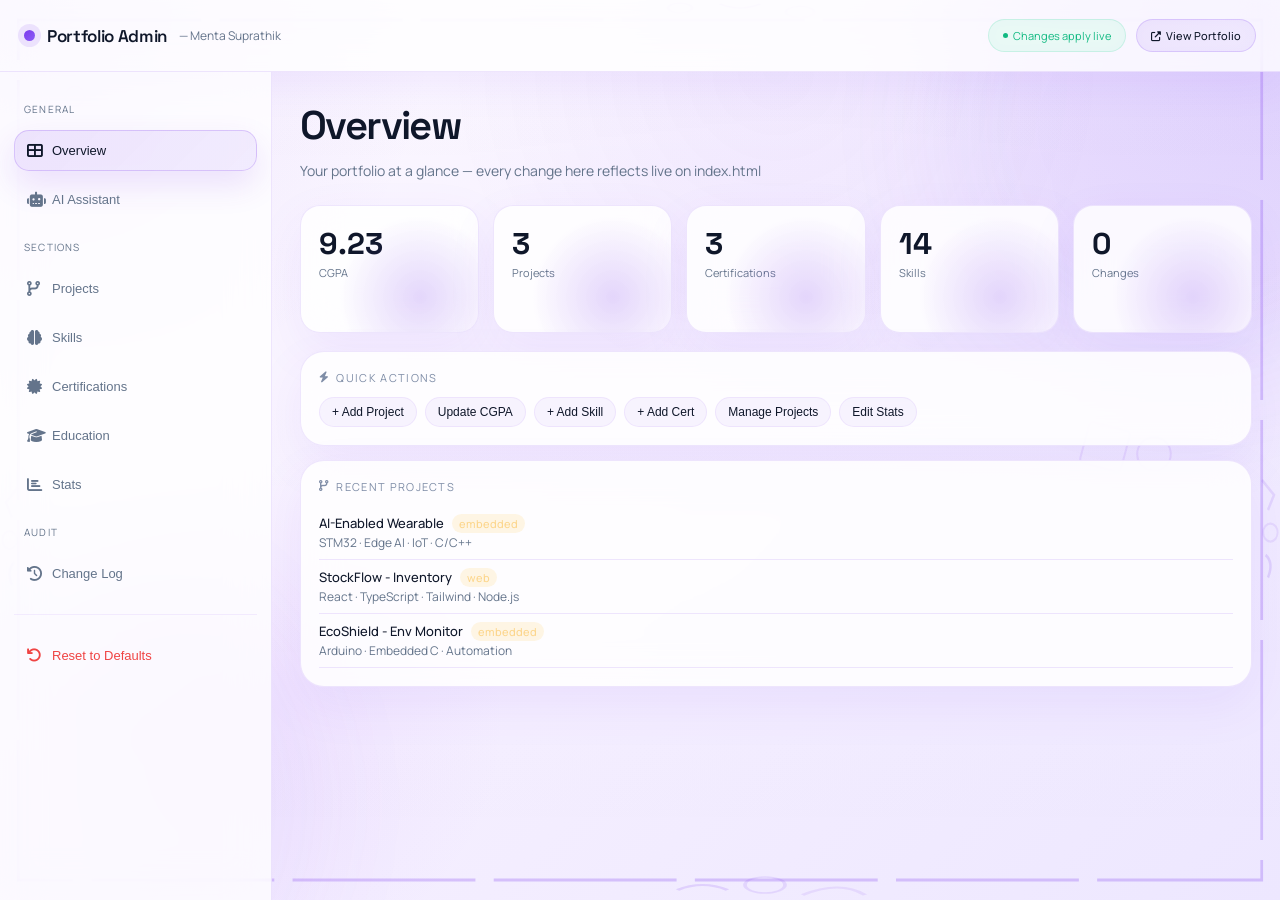
<file: admin.html>
<!DOCTYPE html>
<html lang="en">
<head>
<meta charset="UTF-8">
<meta name="viewport" content="width=device-width, initial-scale=1.0">
<title>Portfolio Admin — Menta Suprathik</title>
<link rel="stylesheet" href="https://cdnjs.cloudflare.com/ajax/libs/font-awesome/6.4.0/css/all.min.css">
<link rel="preconnect" href="https://fonts.googleapis.com">
<link rel="preconnect" href="https://fonts.gstatic.com" crossorigin>
<link href="https://fonts.googleapis.com/css2?family=Manrope:wght@400;500;600;700;800&family=Space+Grotesk:wght@500;600;700&display=swap" rel="stylesheet">
<script src="portfolio-data.js"></script>
<script>
  (function () {
    const savedTheme = localStorage.getItem('theme');
    const prefersDark = window.matchMedia && window.matchMedia('(prefers-color-scheme: dark)').matches;
    const shouldBeDark = savedTheme === 'dark' || (!savedTheme && prefersDark);
    document.documentElement.classList.toggle('dark', shouldBeDark);
    if (shouldBeDark) {
      document.documentElement.setAttribute('data-theme', 'dark');
    }
  })();
</script>
<style>
*, *::before, *::after { box-sizing: border-box; margin: 0; padding: 0; }
:root {
  --bg:      #0d0d10;
  --bg2:     #15151a;
  --bg3:     #1e1e26;
  --bg4:     #252530;
  --border:  rgba(255,255,255,0.07);
  --border2: rgba(255,255,255,0.12);
  --accent:  #7c6af7;
  --accent2: #a89cff;
  --accent3: rgba(124,106,247,0.15);
  --text:    #eeedf6;
  --muted:   #888799;
  --ok:      #4caf7d;
  --warn:    #e4a23a;
  --danger:  #e05353;
  --r:       10px;
  --rl:      14px;
}
body { background:var(--admin-bg); color:var(--text); font-family:'Segoe UI',system-ui,sans-serif; min-height:100vh; }

/* ── Layout ── */
.shell   { display:flex; flex-direction:column; min-height:100vh; }
.topbar  { height:54px; display:flex; align-items:center; justify-content:space-between;
           padding:0 20px; background:var(--bg2); border-bottom:1px solid var(--border); flex-shrink:0; }
.tb-left { display:flex; align-items:center; gap:10px; }
.dot     { width:9px; height:9px; border-radius:50%; background:var(--accent);
           box-shadow:0 0 7px var(--accent); }
.tb-title{ font-size:15px; font-weight:600; }
.tb-sub  { font-size:12px; color:var(--muted); }
.tb-right{ display:flex; align-items:center; gap:10px; }
.pill    { display:flex; align-items:center; gap:5px; font-size:11px; padding:4px 10px;
           border-radius:20px; }
.pill-ok { background:rgba(76,175,125,.1); border:1px solid rgba(76,175,125,.2); color:var(--ok); }
.pill-dot{ width:5px; height:5px; border-radius:50%; background:var(--ok);
           animation:pulse 2s infinite; }
.pill-view { background:var(--accent3); border:1px solid rgba(124,106,247,.25);
             color:var(--accent2); cursor:pointer; text-decoration:none; font-weight:500; }
@keyframes pulse{ 0%,100%{opacity:1} 50%{opacity:.35} }

  .body    { display:flex; flex:1; min-height:0; overflow:visible; }

/* ── Sidebar ── */
.sidebar { width:210px; min-width:210px; background:var(--bg2); border-right:1px solid var(--border);
           padding:14px 10px; display:flex; flex-direction:column; gap:2px; overflow-y:auto; }
.s-lbl   { font-size:10px; color:var(--muted); text-transform:uppercase; letter-spacing:1px;
           padding:10px 8px 4px; }
.nav-btn { display:flex; align-items:center; gap:9px; width:100%; padding:8px 10px;
           border:none; background:transparent; color:var(--muted); font-size:13px;
           border-radius:8px; cursor:pointer; text-align:left; transition:all .15s; }
.nav-btn:hover  { background:var(--bg3); color:var(--text); }
.nav-btn.active { background:var(--accent3); color:var(--accent2); }
.nav-btn i      { width:16px; font-size:15px; }

/* ── Main content ── */
  .content { flex:1; padding:22px 24px; overflow-y:auto; min-height:0; }
.pg-title{ font-size:18px; font-weight:600; margin-bottom:3px; }
.pg-sub  { font-size:13px; color:var(--muted); margin-bottom:20px; }

/* ── Cards / Containers ── */
  .card    { background:var(--bg2); border:1px solid var(--border); border-radius:var(--rl); padding:16px; box-shadow: 0 20px 50px rgba(124, 58, 237, 0.06); }
.card + .card { margin-top:14px; }
.card-lbl{ font-size:11px; color:var(--muted); text-transform:uppercase; letter-spacing:.8px;
           display:flex; align-items:center; gap:6px; margin-bottom:12px; }

/* ── Stat grid ── */
.stat-grid { display:grid; grid-template-columns:repeat(auto-fit,minmax(110px,1fr)); gap:10px; margin-bottom:16px; }
.stat-card { background:var(--bg2); border:1px solid var(--border); border-radius:var(--r);
             padding:14px; position:relative; }
.stat-card:hover .edit-btn { opacity:1; }
.stat-val  { font-size:22px; font-weight:700; color:var(--accent2); margin-bottom:2px; }
.stat-lbl  { font-size:11px; color:var(--muted); }
.edit-btn  { position:absolute; top:8px; right:8px; background:none; border:none;
             color:var(--muted); cursor:pointer; font-size:13px; opacity:0; transition:opacity .15s; }
.edit-btn:hover { color:var(--accent2); }

/* ── Tags / Badges ── */
.tags { display:flex; flex-wrap:wrap; gap:5px; }
.tag  { background:var(--accent3); color:var(--accent2); border:1px solid rgba(124,106,247,.2);
        border-radius:6px; padding:3px 9px; font-size:12px; }

/* ── Lists: projects, certs ── */
.item-list { display:flex; flex-direction:column; gap:8px; }
.item-row  { background:var(--bg2); border:1px solid var(--border); border-radius:var(--r);
             padding:13px 14px; display:flex; justify-content:space-between; align-items:flex-start;
             transition:border-color .15s; }
.item-row:hover { border-color:var(--border2); }
.item-name { font-size:13px; font-weight:600; margin-bottom:3px; }
.item-meta { font-size:12px; color:var(--muted); line-height:1.5; }
.item-cat  { font-size:11px; color:var(--accent2); background:var(--accent3);
             padding:2px 7px; border-radius:4px; margin-left:6px; }
.item-actions { display:flex; gap:5px; flex-shrink:0; margin-left:12px; }
.icon-btn { background:none; border:1px solid var(--border); border-radius:6px;
            padding:5px 7px; cursor:pointer; color:var(--muted); font-size:12px; transition:all .15s; }
.icon-btn:hover       { border-color:var(--border2); color:var(--text); }
.icon-btn.del:hover   { color:var(--danger); border-color:rgba(224,83,83,.3); }

/* ── Skills ── */
.skill-cat    { background:var(--bg2); border:1px solid var(--border); border-radius:var(--r);
                padding:14px; margin-bottom:10px; }
.skill-cat-hd { display:flex; align-items:center; justify-content:space-between; margin-bottom:10px; }
.skill-cat-nm { font-size:13px; font-weight:600; display:flex; align-items:center; gap:7px; color:var(--accent2); }
.skill-row    { display:flex; align-items:center; gap:8px; padding:5px 0; }
.skill-name   { width:170px; font-size:13px; flex-shrink:0; }
.bar-bg       { flex:1; height:5px; background:rgba(255,255,255,.07); border-radius:3px; }
  .bar-fill     { height:5px; background:linear-gradient(90deg, var(--accent), var(--accent2)); border-radius:3px; transition:width .4s; }
.skill-pct    { width:34px; font-size:12px; color:var(--muted); text-align:right; flex-shrink:0; }

/* ── Education ── */
.educ-row  { background:var(--bg2); border:1px solid var(--border); border-radius:var(--r);
             padding:14px; display:flex; justify-content:space-between; align-items:flex-start; margin-bottom:8px; }
.educ-deg  { font-size:14px; font-weight:600; margin-bottom:3px; }
.educ-uni  { font-size:12px; color:var(--muted); margin-bottom:6px; }
.educ-meta { display:flex; gap:12px; font-size:12px; }
.educ-meta span { display:flex; align-items:center; gap:4px; color:var(--accent2); }

/* ── AI Chat ── */
.chat-wrap    { display:flex; flex-direction:column; height:calc(100vh - 115px); }
.chat-msgs    { flex:1; overflow-y:auto; display:flex; flex-direction:column; gap:12px; padding-bottom:8px; }
.chat-msg     { display:flex; gap:8px; }
.chat-msg.usr { flex-direction:row-reverse; }
.avatar       { width:28px; height:28px; border-radius:50%; display:flex; align-items:center;
                justify-content:center; font-size:12px; flex-shrink:0; }
.av-ai  { background:rgba(124,106,247,.2); color:var(--accent2); }
.av-usr { background:rgba(255,255,255,.08); color:var(--muted); }
.bubble { max-width:74%; padding:10px 14px; border-radius:12px; font-size:13px; line-height:1.65; }
.bbl-ai { background:var(--bg3); border:1px solid var(--border); border-radius:4px 12px 12px 12px; }
.bbl-usr{ background:rgba(124,106,247,.16); border:1px solid rgba(124,106,247,.25);
          border-radius:12px 4px 12px 12px; }
.bubble pre { background:rgba(0,0,0,.3); border-radius:6px; padding:8px 10px;
              font-size:11px; overflow-x:auto; margin-top:8px; font-family:monospace; line-height:1.5; }
  .chat-area   { margin-top:12px; background:var(--bg2); border:1px solid var(--border); border-radius:var(--rl); overflow:hidden; box-shadow: 0 20px 50px rgba(124, 58, 237, 0.06); }
.quick-row   { display:flex; gap:5px; padding:9px 11px 5px; flex-wrap:wrap; }
.q-btn       { background:var(--bg3); border:1px solid var(--border); border-radius:6px;
               padding:4px 9px; font-size:11px; color:var(--muted); cursor:pointer; transition:all .15s; }
.q-btn:hover { border-color:rgba(124,106,247,.4); color:var(--accent2); }
.chat-row2   { display:flex; align-items:flex-end; gap:7px; padding:6px 10px 10px; }
.chat-ta     { flex:1; background:transparent; border:none; color:var(--text); font-size:13px;
               font-family:inherit; resize:none; outline:none; line-height:1.5; max-height:90px; }
.chat-ta::placeholder { color:var(--muted); }
  .send-btn    { background:linear-gradient(135deg, var(--accent), var(--accent2)); border:none; border-radius:8px; padding:8px 14px;
               color:#fff; cursor:pointer; font-size:13px; display:flex; align-items:center;
               gap:5px; transition:opacity .15s; flex-shrink:0; }
.send-btn:hover    { opacity:.85; }
.send-btn:disabled { opacity:.4; cursor:default; }
.dots span { animation:blink 1.2s infinite; display:inline-block; }
.dots span:nth-child(2) { animation-delay:.2s; }
.dots span:nth-child(3) { animation-delay:.4s; }
@keyframes blink { 0%,100%{opacity:.2} 50%{opacity:1} }

/* ── Changelog ── */
.log-list { display:flex; flex-direction:column; gap:7px; }
.log-item { display:flex; gap:10px; padding:9px 12px; background:var(--bg2);
            border:1px solid var(--border); border-radius:var(--r); }
.log-dot  { width:8px; height:8px; border-radius:50%; flex-shrink:0; margin-top:5px; }
.ld-add  { background:var(--ok); }
.ld-edit { background:var(--warn); }
.ld-del  { background:var(--danger); }
.log-txt  { font-size:12px; line-height:1.5; }
.log-time { font-size:11px; color:var(--muted); margin-top:2px; }

/* ── Modal ── */
.overlay  { position:fixed; inset:0; background:rgba(0,0,0,.6); backdrop-filter:blur(4px);
            display:flex; align-items:center; justify-content:center; z-index:100; }
.modal    { background:var(--bg2); border:1px solid var(--border2); border-radius:var(--rl);
            padding:22px; width:430px; max-width:95vw; }
.modal h3 { font-size:15px; font-weight:600; margin-bottom:16px; display:flex; align-items:center; gap:7px; }
.field    { margin-bottom:11px; }
.field label{ display:block; font-size:12px; color:var(--muted); margin-bottom:5px; }
.field input,.field textarea,.field select {
  width:100%; background:var(--bg3); border:1px solid var(--border2);
  border-radius:8px; padding:9px 12px; color:var(--text); font-size:13px;
  font-family:inherit; outline:none; transition:border-color .15s;
}
.field input:focus,.field textarea:focus { border-color:rgba(124,106,247,.5); }
.field textarea { resize:vertical; min-height:70px; }
.field select option { background:var(--bg3); }
.modal-btns{ display:flex; justify-content:flex-end; gap:8px; margin-top:16px; }
.btn-ghost { background:none; border:1px solid var(--border2); border-radius:8px;
             padding:7px 14px; color:var(--muted); cursor:pointer; font-size:13px; transition:all .15s; }
.btn-ghost:hover { color:var(--text); }
.btn-pri  { background:var(--accent); border:none; border-radius:8px; padding:8px 16px;
            color:#fff; cursor:pointer; font-size:13px; transition:opacity .15s; }
.btn-pri:hover { opacity:.85; }

/* ── Add btn ── */
.add-btn  { display:flex; align-items:center; gap:5px; background:none;
            border:1px dashed var(--border2); border-radius:8px; padding:7px 13px;
            color:var(--muted); cursor:pointer; font-size:12px; transition:all .15s; margin-top:8px; }
.add-btn:hover { border-color:rgba(124,106,247,.4); color:var(--accent2); }
.add-btn.sm { margin:0; padding:4px 9px; font-size:11px; }

/* ── Toast ── */
.toast { position:fixed; bottom:20px; right:20px; background:var(--bg3);
         border:1px solid var(--border2); border-radius:10px; padding:11px 15px;
         font-size:13px; display:flex; align-items:center; gap:7px; z-index:200;
         animation:slide-in .25s ease; }
.toast.ok { border-color:rgba(76,175,125,.3); }
.toast.ok i { color:var(--ok); }
.toast.err { border-color:rgba(224,83,83,.3); }
.toast.err i { color:var(--danger); }
@keyframes slide-in { from{transform:translateY(8px);opacity:0} to{transform:translateY(0);opacity:1} }

/* ── Misc ── */
::-webkit-scrollbar { width:12px; height:12px; }
::-webkit-scrollbar-track { background: rgba(247, 243, 255, 0.5); border-radius:10px; }
::-webkit-scrollbar-thumb { background: #7c3aed; border-radius:10px; border:2px solid rgba(247, 243, 255, 0.5); }
::-webkit-scrollbar-thumb:hover { background: #6d28d9; }
* { scrollbar-color: #7c3aed rgba(247, 243, 255, 0.5); scrollbar-width: thin; }
.sep { height:1px; background:var(--border); margin:12px 0; }
.flex-between { display:flex; align-items:center; justify-content:space-between; }
</style>
<style id="admin-modern-overrides">
  :root {
    --bg: #f8f5ff;
    --bg2: rgba(255, 255, 255, 0.9);
    --bg3: rgba(247, 243, 255, 0.96);
    --bg4: rgba(236, 228, 255, 0.96);
    --border: rgba(124, 58, 237, 0.12);
    --border2: rgba(124, 58, 237, 0.22);
    --accent: #7c3aed;
    --accent2: #8b5cf6;
    --accent3: rgba(124, 58, 237, 0.1);
    --text: #0f172a;
    --muted: #64748b;
    --ok: #10b981;
    --warn: #f59e0b;
    --danger: #ef4444;
    --r: 18px;
    --rl: 24px;
  }

  html { scroll-behavior: smooth; }

  body {
    background:
      radial-gradient(circle at top left, rgba(124, 58, 237, 0.12), transparent 28%),
      radial-gradient(circle at top right, rgba(139, 92, 246, 0.12), transparent 24%),
      radial-gradient(circle at 20% 80%, rgba(168, 85, 247, 0.08), transparent 20%),
      linear-gradient(135deg, #fefcff 0%, #f6f0ff 45%, #ede7ff 100%);
    color: var(--text);
    font-family: 'Manrope', 'Segoe UI', sans-serif;
    min-height: 100vh;
    overflow: auto;
    position: relative;
  }

  body::before,
  body::after {
    content: '';
    position: fixed;
    inset: auto;
    width: 32rem;
    height: 32rem;
    border-radius: 50%;
    filter: blur(60px);
    opacity: 0.45;
    pointer-events: none;
    z-index: 0;
    animation: orbitGlow 14s ease-in-out infinite alternate;
  }

  body::before {
    top: -8rem;
    right: -10rem;
    background: rgba(124, 58, 237, 0.18);
  }

  body::after {
    bottom: -10rem;
    left: -12rem;
    background: rgba(139, 92, 246, 0.14);
    animation-delay: -5s;
  }

  .shell {
    position: relative;
    z-index: 1;
    min-height: 100vh;
    display: flex;
    flex-direction: column;
  }

  .topbar {
    height: 72px;
    padding: 0 24px;
    background: rgba(255, 255, 255, 0.78);
    backdrop-filter: blur(20px);
    border-bottom: 1px solid rgba(124, 58, 237, 0.12);
    box-shadow: 0 12px 40px rgba(124, 58, 237, 0.08);
  }

  .tb-left { gap: 12px; }

  .tb-title {
    font-family: 'Space Grotesk', sans-serif;
    font-size: 17px;
    letter-spacing: -0.02em;
  }

  .tb-sub { color: var(--muted); }

  .dot {
    width: 11px;
    height: 11px;
    background: linear-gradient(135deg, var(--accent), var(--accent2));
    box-shadow: 0 0 0 6px rgba(124, 58, 237, 0.12);
  }

  .pill {
    border-radius: 999px;
    padding: 8px 14px;
    background: rgba(124, 58, 237, 0.05);
    border: 1px solid rgba(124, 58, 237, 0.08);
    backdrop-filter: blur(10px);
  }

  .pill-ok {
    background: rgba(52, 211, 153, 0.1);
    border-color: rgba(52, 211, 153, 0.18);
    color: #10b981;
  }

  .pill-view {
    color: var(--text);
    text-decoration: none;
    background: linear-gradient(135deg, rgba(124, 58, 237, 0.12), rgba(139, 92, 246, 0.12));
    border-color: rgba(124, 58, 237, 0.18);
  }

  .pill-view:hover { transform: translateY(-1px); }

  .body { min-height: 0; }

  .sidebar {
    width: 272px;
    min-width: 272px;
    padding: 18px 14px;
    background: rgba(255, 255, 255, 0.78);
    backdrop-filter: blur(20px);
    border-right: 1px solid rgba(124, 58, 237, 0.12);
    gap: 8px;
  }

  .s-lbl {
    padding: 12px 10px 6px;
    color: var(--muted);
    letter-spacing: 0.12em;
  }

  .nav-btn {
    position: relative;
    border: 1px solid transparent;
    border-radius: 15px;
    padding: 12px 12px;
    color: var(--muted);
    transition: transform 0.2s ease, background 0.2s ease, border-color 0.2s ease, color 0.2s ease;
  }

  .nav-btn:hover {
    background: rgba(124, 58, 237, 0.06);
    border-color: rgba(124, 58, 237, 0.14);
    color: var(--text);
    transform: translateX(4px);
  }

  .nav-btn.active {
    background: linear-gradient(135deg, rgba(124, 58, 237, 0.12), rgba(139, 92, 246, 0.1));
    border-color: rgba(124, 58, 237, 0.22);
    color: var(--text);
    box-shadow: 0 14px 32px rgba(124, 58, 237, 0.14);
  }

  .content {
    padding: 28px;
    background:
      linear-gradient(180deg, rgba(255, 255, 255, 0.02), rgba(255, 255, 255, 0)),
      radial-gradient(circle at top center, rgba(124, 58, 237, 0.05), transparent 34%);
  }

  .pg-title {
    font-family: 'Space Grotesk', sans-serif;
    font-size: clamp(28px, 4vw, 40px);
    letter-spacing: -0.04em;
    margin-bottom: 8px;
  }

  .pg-sub {
    max-width: 760px;
    font-size: 14px;
    line-height: 1.7;
    color: var(--muted);
    margin-bottom: 22px;
  }

  .card,
  .stat-card,
  .skill-cat,
  .item-row,
  .educ-row,
  .log-item,
  .chat-area,
  .modal {
    background: rgba(255, 255, 255, 0.84);
    backdrop-filter: blur(18px);
    border: 1px solid rgba(124, 58, 237, 0.12);
    box-shadow: 0 18px 50px rgba(124, 58, 237, 0.08);
  }

  .card,
  .skill-cat,
  .chat-area,
  .modal {
    border-radius: var(--rl);
  }

  .card { padding: 18px; }
  .card + .card { margin-top: 16px; }

  .card-lbl {
    font-size: 11px;
    letter-spacing: 0.12em;
    color: #7f8da7;
  }

  .stat-grid {
    gap: 14px;
    margin-bottom: 18px;
    grid-template-columns: repeat(auto-fit, minmax(160px, 1fr));
  }

  .stat-card {
    padding: 18px;
    border-radius: 20px;
    min-height: 128px;
    overflow: hidden;
    transition: transform 0.2s ease, border-color 0.2s ease, box-shadow 0.2s ease;
    animation: floatIn 0.6s ease both;
  }

  .stat-card::before {
    content: '';
    position: absolute;
    inset: auto -18% -44% auto;
    width: 180px;
    height: 180px;
    background: radial-gradient(circle, rgba(124, 58, 237, 0.2), transparent 64%);
    pointer-events: none;
  }

  .stat-card:hover {
    transform: translateY(-3px);
    border-color: rgba(124, 58, 237, 0.24);
    box-shadow: 0 20px 44px rgba(124, 58, 237, 0.12);
  }

  .stat-val {
    font-family: 'Space Grotesk', sans-serif;
    font-size: 30px;
    color: var(--text);
  }

  .stat-lbl,
  .item-meta,
  .educ-uni,
  .log-time,
  .skill-pct,
  .tb-sub,
  .admin-info {
    color: var(--muted);
  }

  .edit-btn {
    opacity: 0.45;
    transition: opacity 0.2s ease, transform 0.2s ease, color 0.2s ease;
  }

  .stat-card:hover .edit-btn { opacity: 1; }
  .edit-btn:hover { transform: scale(1.04); color: var(--accent2); }

  .tag {
    background: rgba(124, 58, 237, 0.1);
    color: var(--accent);
    border: 1px solid rgba(124, 58, 237, 0.18);
    border-radius: 999px;
    padding: 5px 10px;
  }

  .item-list { gap: 12px; }

  .item-row,
  .educ-row,
  .log-item {
    border-radius: 20px;
    padding: 16px 18px;
    transition: transform 0.2s ease, border-color 0.2s ease, box-shadow 0.2s ease;
  }

  .item-row:hover,
  .educ-row:hover,
  .log-item:hover {
    transform: translateY(-2px);
    border-color: rgba(124, 58, 237, 0.22);
    box-shadow: 0 18px 40px rgba(124, 58, 237, 0.12);
  }

  .item-name,
  .educ-deg,
  .skill-cat-nm,
  .log-txt {
    font-weight: 700;
  }

  .item-name,
  .educ-deg,
  .skill-cat-nm {
    color: #f8fbff;
    font-family: 'Space Grotesk', sans-serif;
  }

  .item-cat {
    margin-left: 8px;
    background: rgba(251, 191, 36, 0.12);
    color: #fcd68d;
    border-color: rgba(251, 191, 36, 0.24);
    border-radius: 999px;
  }

  .icon-btn,
  .btn-ghost,
  .btn-pri,
  .add-btn,
  .q-btn,
  .send-btn,
  .admin-btn-primary,
  .admin-btn-outline,
  .admin-btn-delete,
  .admin-quick-btn {
    transition: transform 0.2s ease, opacity 0.2s ease, box-shadow 0.2s ease, border-color 0.2s ease, background 0.2s ease;
  }

  .icon-btn {
    border-radius: 12px;
    background: rgba(255, 255, 255, 0.05);
  }

  .icon-btn:hover {
    transform: translateY(-1px);
    border-color: rgba(124, 58, 237, 0.2);
    color: var(--text);
  }

  .icon-btn.del:hover {
    color: var(--danger);
    border-color: rgba(251, 113, 133, 0.3);
  }

  .skill-cat { padding: 18px; }

  .skill-cat-hd { margin-bottom: 12px; }

  .skill-row {
    display: grid;
    grid-template-columns: minmax(140px, 170px) 1fr 52px auto auto;
    align-items: center;
    gap: 12px;
    padding: 10px 0;
  }

  .bar-bg {
    height: 10px;
    background: rgba(124, 58, 237, 0.08);
    border-radius: 999px;
    overflow: hidden;
  }

  .bar-fill {
    background: linear-gradient(90deg, var(--accent), var(--accent2));
    box-shadow: 0 0 18px rgba(124, 58, 237, 0.28);
  }

  .educ-meta span {
    color: var(--accent);
    background: rgba(124, 58, 237, 0.08);
    border: 1px solid rgba(124, 58, 237, 0.14);
    border-radius: 999px;
    padding: 4px 10px;
  }

  .chat-wrap {
    height: calc(100vh - 146px);
    min-height: 540px;
  }

  .chat-msgs { gap: 14px; }

  .chat-msg {
    animation: messageIn 0.35s ease both;
  }

  .avatar {
    box-shadow: 0 10px 24px rgba(0, 0, 0, 0.24);
  }

  .av-ai {
    background: linear-gradient(135deg, rgba(124, 58, 237, 0.18), rgba(139, 92, 246, 0.14));
    color: var(--text);
  }

  .av-usr {
    background: rgba(124, 58, 237, 0.08);
    color: var(--text);
  }

  .bubble {
    max-width: 78%;
    padding: 12px 14px;
    border-radius: 18px;
    line-height: 1.7;
  }

  .bbl-ai {
    background: rgba(255, 255, 255, 0.72);
    border: 1px solid rgba(124, 58, 237, 0.08);
  }

  .bbl-usr {
    background: rgba(124, 58, 237, 0.12);
    border: 1px solid rgba(124, 58, 237, 0.18);
  }

  .bubble pre {
    background: rgba(124, 58, 237, 0.06);
    border: 1px solid rgba(124, 58, 237, 0.08);
    border-radius: 12px;
    padding: 10px 12px;
    font-family: 'Cascadia Mono', 'SFMono-Regular', Consolas, monospace;
  }

  .chat-area {
    overflow: hidden;
    border-radius: 24px;
  }

  .quick-row { padding: 12px 12px 6px; }

  .q-btn {
    background: rgba(124, 58, 237, 0.05);
    border: 1px solid rgba(124, 58, 237, 0.08);
    color: var(--text);
    border-radius: 999px;
    padding: 7px 12px;
  }

  .q-btn:hover {
    border-color: rgba(124, 58, 237, 0.22);
    color: var(--accent);
    transform: translateY(-1px);
  }

  .chat-row2 { padding: 8px 12px 14px; gap: 10px; }

  .chat-ta {
    min-height: 56px;
    color: var(--text);
  }

  .send-btn {
    background: linear-gradient(135deg, var(--accent), var(--accent2));
    box-shadow: 0 16px 30px rgba(124, 58, 237, 0.18);
  }

  .send-btn:hover { transform: translateY(-1px); opacity: 0.96; }

  .log-item { padding: 10px 12px; }

  .log-dot {
    width: 10px;
    height: 10px;
    margin-top: 6px;
  }

  .overlay {
    background: rgba(248, 245, 255, 0.72);
    backdrop-filter: blur(18px);
  }

  .modal {
    width: 460px;
    border-radius: 26px;
    padding: 24px;
    animation: modalRise 0.25s ease both;
  }

  .modal h3 {
    font-family: 'Space Grotesk', sans-serif;
    font-size: 18px;
    margin-bottom: 18px;
  }

  .field label {
    display: block;
    margin-bottom: 6px;
    color: #8fa0bc;
    font-size: 11px;
    text-transform: uppercase;
    letter-spacing: 0.12em;
  }

  .field input,
  .field textarea,
  .field select {
    background: rgba(255, 255, 255, 0.82);
    border: 1px solid rgba(124, 58, 237, 0.12);
    border-radius: 14px;
    padding: 11px 12px;
  }

  .field input:focus,
  .field textarea:focus {
    border-color: rgba(124, 58, 237, 0.34);
    box-shadow: 0 0 0 3px rgba(124, 58, 237, 0.1);
  }

  .btn-ghost {
    border-radius: 14px;
    background: rgba(255, 255, 255, 0.02);
  }

  .btn-pri {
    border-radius: 14px;
    background: linear-gradient(135deg, var(--accent), var(--accent2));
    box-shadow: 0 14px 28px rgba(124, 58, 237, 0.18);
  }

  .add-btn {
    border-radius: 999px;
    background: rgba(255, 255, 255, 0.02);
  }

  .add-btn:hover {
    transform: translateY(-1px);
    border-color: rgba(124, 58, 237, 0.28);
  }

  .toast {
    background: rgba(255, 255, 255, 0.94);
    border-radius: 16px;
    border: 1px solid rgba(124, 58, 237, 0.12);
    backdrop-filter: blur(16px);
    box-shadow: 0 20px 50px rgba(124, 58, 237, 0.12);
  }

  .toast.ok { border-color: rgba(52, 211, 153, 0.28); }
  .toast.err { border-color: rgba(251, 113, 133, 0.28); }

  .sep { background: rgba(124, 58, 237, 0.08); }

  ::-webkit-scrollbar { width: 12px; height: 12px; }
  ::-webkit-scrollbar-track { background: rgba(247, 243, 255, 0.5); border-radius: 10px; }
  ::-webkit-scrollbar-thumb { background: #7c3aed; border-radius: 10px; border: 2px solid rgba(247, 243, 255, 0.5); }
  ::-webkit-scrollbar-thumb:hover { background: #6d28d9; }

  /* Dark Mode Scrollbar */
  html.dark ::-webkit-scrollbar-track,
  [data-theme="dark"] ::-webkit-scrollbar-track { background: rgba(30, 27, 75, 0.6); }
  html.dark ::-webkit-scrollbar-thumb,
  [data-theme="dark"] ::-webkit-scrollbar-thumb { background: #a78bfa; border-color: rgba(30, 27, 75, 0.6); }
  html.dark ::-webkit-scrollbar-thumb:hover,
  [data-theme="dark"] ::-webkit-scrollbar-thumb:hover { background: #c4b5fd; }
  html.dark,
  [data-theme="dark"] { scrollbar-color: #a78bfa rgba(30, 27, 75, 0.6); }

  @keyframes orbitGlow {
    from { transform: translate3d(0, 0, 0) scale(1); }
    to { transform: translate3d(18px, 14px, 0) scale(1.08); }
  }

  @keyframes floatIn {
    from { opacity: 0; transform: translateY(12px) scale(0.985); }
    to { opacity: 1; transform: translateY(0) scale(1); }
  }

  @keyframes messageIn {
    from { opacity: 0; transform: translateY(8px); }
    to { opacity: 1; transform: translateY(0); }
  }

  @keyframes modalRise {
    from { opacity: 0; transform: translateY(18px) scale(0.98); }
    to { opacity: 1; transform: translateY(0) scale(1); }
  }

  @media (max-width: 1100px) {
    .body { flex-direction: column; }
    .sidebar {
      width: 100%;
      min-width: 0;
      border-right: none;
      border-bottom: 1px solid rgba(124, 58, 237, 0.12);
      display: grid;
      grid-template-columns: repeat(2, minmax(0, 1fr));
      gap: 8px;
    }
    .s-lbl, .sep { grid-column: 1 / -1; }
    .content { padding: 20px; }
    .chat-wrap { height: auto; min-height: 0; }
  }

  @media (max-width: 760px) {
    body { overflow: auto; }
    .topbar {
      height: auto;
      padding: 16px 18px;
      flex-direction: column;
      align-items: flex-start;
      gap: 10px;
    }
    .tb-right { width: 100%; flex-wrap: wrap; }
    .sidebar { grid-template-columns: 1fr; }
    .stat-grid { grid-template-columns: repeat(2, minmax(0, 1fr)); }
    .item-row, .educ-row { flex-direction: column; }
    .item-actions { margin-left: 0; }
    .skill-row {
      grid-template-columns: 1fr;
      align-items: flex-start;
    }
    .bubble { max-width: 100%; }
    .modal { width: min(92vw, 520px); }
  }

  /* Admin Background Doodles */
  .admin-doodle {
    position: fixed;
    color: #7c3aed;
    pointer-events: none;
    z-index: 0;
  }

  .admin-doodle-1 {
    top: 8%;
    left: 4%;
    width: 120px;
    height: 120px;
    animation: adminDoodleFloat 6s ease-in-out infinite;
  }

  .admin-doodle-2 {
    top: 45%;
    right: 6%;
    width: 140px;
    height: 140px;
    animation: adminDoodleFloat 7s ease-in-out infinite 0.5s;
  }

  .admin-doodle-3 {
    bottom: 15%;
    left: 5%;
    width: 110px;
    height: 110px;
    animation: adminDoodleFloat 8s ease-in-out infinite 1s;
  }

  /* Top Center Doodle */
  .admin-doodle-top {
    top: 0;
    left: 50%;
    width: 200px;
    height: 80px;
    animation: adminDoodleFloatTop 7.5s ease-in-out infinite;
  }

  /* Bottom Center Doodle */
  .admin-doodle-bottom {
    bottom: 0;
    left: 50%;
    width: 250px;
    height: 100px;
    animation: adminDoodleFloatBottom 8.5s ease-in-out infinite 0.5s;
  }

  /* Right Side Doodle */
  .admin-doodle-right {
    top: 50%;
    right: 0;
    width: 120px;
    height: 150px;
    animation: adminDoodleFloatRight 7s ease-in-out infinite 1s;
  }

  /* Left Side Doodle */
  .admin-doodle-left {
    top: 50%;
    left: 0;
    width: 120px;
    height: 150px;
    animation: adminDoodleFloatLeft 6.5s ease-in-out infinite 0.7s;
  }

  @keyframes adminDoodleFloat {
    0%, 100% { transform: translateY(0) translateX(0); }
    50% { transform: translateY(-20px) translateX(5px); }
  }

  @keyframes adminDoodleFloatTop {
    0%, 100% { transform: translateX(-50%) translateY(0); }
    50% { transform: translateX(-50%) translateY(10px); }
  }

  @keyframes adminDoodleFloatBottom {
    0%, 100% { transform: translateX(-50%) translateY(0); }
    50% { transform: translateX(-50%) translateY(-10px); }
  }

  @keyframes adminDoodleFloatRight {
    0%, 100% { transform: translateY(-50%) translateX(0); }
    50% { transform: translateY(-50%) translateX(-10px); }
  }

  @keyframes adminDoodleFloatLeft {
    0%, 100% { transform: translateY(-50%) translateX(0); }
    50% { transform: translateY(-50%) translateX(10px); }
  }
</style>
<style id="admin-theme-overrides">
  html.dark,
  [data-theme="dark"] {
    color-scheme: dark;
  }

  html.dark body,
  [data-theme="dark"] body {
    background:
      radial-gradient(circle at top left, rgba(124, 58, 237, 0.18), transparent 28%),
      radial-gradient(circle at top right, rgba(139, 92, 246, 0.14), transparent 24%),
      linear-gradient(135deg, #050816 0%, #0b1020 45%, #11172a 100%);
    color: #edf3ff;
  }

  html.dark .topbar,
  [data-theme="dark"] .topbar,
  html.dark .sidebar,
  [data-theme="dark"] .sidebar,
  html.dark .card,
  [data-theme="dark"] .card,
  html.dark .stat-card,
  [data-theme="dark"] .stat-card,
  html.dark .item-row,
  [data-theme="dark"] .item-row,
  html.dark .educ-row,
  [data-theme="dark"] .educ-row,
  html.dark .log-item,
  [data-theme="dark"] .log-item,
  html.dark .chat-area,
  [data-theme="dark"] .chat-area,
  html.dark .modal,
  [data-theme="dark"] .modal {
    background: rgba(10, 17, 28, 0.84);
    border-color: rgba(255, 255, 255, 0.08);
    color: #edf3ff;
  }

  html.dark .content,
  [data-theme="dark"] .content {
    background:
      linear-gradient(180deg, rgba(255, 255, 255, 0.02), rgba(255, 255, 255, 0)),
      radial-gradient(circle at top center, rgba(139, 92, 246, 0.08), transparent 34%);
  }

  html.dark .pill,
  [data-theme="dark"] .pill,
  html.dark .q-btn,
  [data-theme="dark"] .q-btn,
  html.dark .btn-ghost,
  [data-theme="dark"] .btn-ghost,
  html.dark .add-btn,
  [data-theme="dark"] .add-btn,
  html.dark .icon-btn,
  [data-theme="dark"] .icon-btn {
    background: rgba(255, 255, 255, 0.04);
    border-color: rgba(255, 255, 255, 0.08);
    color: #d9e2f0;
  }

  html.dark .pill-view,
  [data-theme="dark"] .pill-view,
  html.dark .nav-btn.active,
  [data-theme="dark"] .nav-btn.active,
  html.dark .tag,
  [data-theme="dark"] .tag,
  html.dark .btn-pri,
  [data-theme="dark"] .btn-pri,
  html.dark .send-btn,
  [data-theme="dark"] .send-btn {
    background: linear-gradient(135deg, rgba(124, 58, 237, 0.22), rgba(139, 92, 246, 0.18));
    border-color: rgba(139, 92, 246, 0.24);
    color: #f7fbff;
  }

  html.dark .field input,
  [data-theme="dark"] .field input,
  html.dark .field textarea,
  [data-theme="dark"] .field textarea,
  html.dark .field select,
  [data-theme="dark"] .field select {
    background: rgba(255, 255, 255, 0.04);
    border-color: rgba(255, 255, 255, 0.1);
    color: #edf3ff;
  }

  html.dark .bar-bg,
  [data-theme="dark"] .bar-bg,
  html.dark .sep,
  [data-theme="dark"] .sep {
    background: rgba(255, 255, 255, 0.08);
  }

  html.dark .stat-val,
  [data-theme="dark"] .stat-val,
  html.dark .item-name,
  [data-theme="dark"] .item-name,
  html.dark .educ-deg,
  [data-theme="dark"] .educ-deg,
  html.dark .skill-cat-nm,
  [data-theme="dark"] .skill-cat-nm,
  html.dark .log-txt,
  [data-theme="dark"] .log-txt,
  html.dark .tb-title,
  [data-theme="dark"] .tb-title {
    color: #f7fbff;
  }

  html.dark .nav-btn:hover,
  [data-theme="dark"] .nav-btn:hover,
  html.dark .icon-btn:hover,
  [data-theme="dark"] .icon-btn:hover,
  html.dark .q-btn:hover,
  [data-theme="dark"] .q-btn:hover,
  html.dark .add-btn:hover,
  [data-theme="dark"] .add-btn:hover {
    border-color: rgba(139, 92, 246, 0.24);
    color: #ffffff;
  }

  html.dark .toast,
  [data-theme="dark"] .toast {
    background: rgba(12, 18, 32, 0.92);
    border-color: rgba(255, 255, 255, 0.08);
    box-shadow: 0 20px 50px rgba(0, 0, 0, 0.28);
  }

  /* Dark Mode Doodles */
  html.dark .admin-doodle,
  [data-theme="dark"] .admin-doodle {
    color: #a78bfa;
  }

  /* Dark Mode Animated Border */
  html.dark .border-path-light,
  [data-theme="dark"] .border-path-light {
    stroke: #a78bfa !important;
    opacity: 0.4 !important;
  }
</style>
</head>
<body>
<!-- Background Doodles -->
<svg class="admin-doodle admin-doodle-1" viewBox="0 0 100 100" preserveAspectRatio="none">
  <path d="M10,50 Q30,30 50,50 T90,50" stroke="currentColor" fill="none" stroke-width="2" opacity="0.15" />
  <circle cx="20" cy="20" r="8" stroke="currentColor" fill="none" stroke-width="1.5" opacity="0.1" />
  <path d="M70,70 L85,85" stroke="currentColor" stroke-width="2" opacity="0.12" />
</svg>
<svg class="admin-doodle admin-doodle-2" viewBox="0 0 100 100" preserveAspectRatio="none">
  <rect x="15" y="15" width="30" height="30" stroke="currentColor" fill="none" stroke-width="1.5" rx="3" opacity="0.1" transform="rotate(15 30 30)" />
  <circle cx="65" cy="35" r="12" stroke="currentColor" fill="none" stroke-width="1.5" opacity="0.1" />
  <path d="M50,80 Q55,75 60,80" stroke="currentColor" fill="none" stroke-width="2" opacity="0.12" />
</svg>
<svg class="admin-doodle admin-doodle-3" viewBox="0 0 100 100" preserveAspectRatio="none">
  <path d="M5,60 L20,40 L35,55 L50,35" stroke="currentColor" fill="none" stroke-width="2" opacity="0.1" />
  <circle cx="75" cy="75" r="10" stroke="currentColor" fill="none" stroke-width="1.5" opacity="0.12" />
  <path d="M80,20 Q85,15 90,20" stroke="currentColor" fill="none" stroke-width="2" opacity="0.1" />
</svg>

<!-- Top Center Doodle -->
<svg class="admin-doodle admin-doodle-top" viewBox="0 0 100 100" preserveAspectRatio="none">
  <circle cx="20" cy="10" r="6" stroke="currentColor" fill="none" stroke-width="1.5" opacity="0.12" />
  <path d="M40,5 Q50,15 60,5" stroke="currentColor" fill="none" stroke-width="2" opacity="0.15" />
  <circle cx="80" cy="15" r="7" stroke="currentColor" fill="none" stroke-width="1.5" opacity="0.1" />
</svg>

<!-- Bottom Center Doodle -->
<svg class="admin-doodle admin-doodle-bottom" viewBox="0 0 100 100" preserveAspectRatio="none">
  <path d="M15,90 Q25,80 35,90" stroke="currentColor" fill="none" stroke-width="2" opacity="0.15" />
  <circle cx="50" cy="85" r="8" stroke="currentColor" fill="none" stroke-width="1.5" opacity="0.12" />
  <path d="M65,95 Q80,80 90,95" stroke="currentColor" fill="none" stroke-width="2" opacity="0.1" />
</svg>

<!-- Right Side Doodle -->
<svg class="admin-doodle admin-doodle-right" viewBox="0 0 100 100" preserveAspectRatio="none">
  <path d="M85,20 L95,30 L90,40" stroke="currentColor" fill="none" stroke-width="2" opacity="0.12" />
  <circle cx="92" cy="55" r="6" stroke="currentColor" fill="none" stroke-width="1.5" opacity="0.1" />
  <path d="M88,70 Q95,75 90,85" stroke="currentColor" fill="none" stroke-width="2" opacity="0.15" />
</svg>

<!-- Left Side Doodle -->
<svg class="admin-doodle admin-doodle-left" viewBox="0 0 100 100" preserveAspectRatio="none">
  <path d="M15,25 L5,35 L10,45" stroke="currentColor" fill="none" stroke-width="2" opacity="0.12" />
  <circle cx="8" cy="60" r="6" stroke="currentColor" fill="none" stroke-width="1.5" opacity="0.1" />
  <path d="M12,75 Q5,80 10,90" stroke="currentColor" fill="none" stroke-width="2" opacity="0.15" />
</svg>

<!-- Animated Border Trail -->
<svg class="animated-border" viewBox="0 0 1400 900" preserveAspectRatio="none" style="position: fixed; top: 0; left: 0; width: 100vw; height: 100vh; pointer-events: none; z-index: 1;">
  <defs>
    <style>
      @keyframes borderFlow {
        0% { stroke-dashoffset: 0; }
        100% { stroke-dashoffset: -5600; }
      }
      .border-path {
        stroke-dasharray: 200, 20;
        animation: borderFlow 6s linear infinite;
      }
      .border-path-light {
        stroke: #7c3aed;
        opacity: 0.25;
      }
      .border-path-dark {
        stroke: #a78bfa;
        opacity: 0.35;
      }
    </style>
  </defs>
  <!-- Outer border path -->
  <path class="border-path border-path-light" d="M 20,20 L 1380,20 L 1380,880 L 20,880 Z" fill="none" stroke-width="3" />
</svg>

<div class="shell">

<!-- Top bar -->
<div class="topbar">
  <div class="tb-left">
    <div class="dot"></div>
    <span class="tb-title">Portfolio Admin</span>
    <span class="tb-sub">— Menta Suprathik</span>
  </div>
  <div class="tb-right">
    <div class="pill pill-ok"><div class="pill-dot"></div>Changes apply live</div>
    <a href="index.html" target="_blank" class="pill pill-view"><i class="fas fa-external-link-alt" style="font-size:10px"></i>View Portfolio</a>
  </div>
</div>

<!-- Body -->
<div class="body">

  <!-- Sidebar -->
  <div class="sidebar">
    <div class="s-lbl">General</div>
    <button class="nav-btn active" onclick="go('overview')" id="nav-overview"><i class="fas fa-th-large"></i>Overview</button>
    <button class="nav-btn" onclick="go('ai')"       id="nav-ai"><i class="fas fa-robot"></i>AI Assistant</button>
    <div class="s-lbl">Sections</div>
    <button class="nav-btn" onclick="go('projects')"      id="nav-projects"><i class="fas fa-code-branch"></i>Projects</button>
    <button class="nav-btn" onclick="go('skills')"        id="nav-skills"><i class="fas fa-brain"></i>Skills</button>
    <button class="nav-btn" onclick="go('certifications')" id="nav-certifications"><i class="fas fa-certificate"></i>Certifications</button>
    <button class="nav-btn" onclick="go('education')"     id="nav-education"><i class="fas fa-graduation-cap"></i>Education</button>
    <button class="nav-btn" onclick="go('stats')"         id="nav-stats"><i class="fas fa-chart-bar"></i>Stats</button>
    <div class="s-lbl">Audit</div>
    <button class="nav-btn" onclick="go('changelog')" id="nav-changelog"><i class="fas fa-history"></i>Change Log</button>
    <div class="sep"></div>
    <button class="nav-btn" onclick="resetAll()" style="color:var(--danger)"><i class="fas fa-undo"></i>Reset to Defaults</button>
  </div>

  <!-- Main content -->
  <div class="content" id="content"></div>
</div>
</div>

<!-- Modal & Toast areas -->
<div id="modal-area"></div>
<div id="toast-area"></div>

<script>
function applyPortfolioTheme() {
  const savedTheme = localStorage.getItem('theme');
  const prefersDark = window.matchMedia && window.matchMedia('(prefers-color-scheme: dark)').matches;
  const shouldBeDark = savedTheme === 'dark' || (!savedTheme && prefersDark);
  document.documentElement.classList.toggle('dark', shouldBeDark);
  if (shouldBeDark) {
    document.documentElement.setAttribute('data-theme', 'dark');
  } else {
    document.documentElement.removeAttribute('data-theme');
  }
}

applyPortfolioTheme();
window.addEventListener('storage', function (event) {
  if (event.key === 'theme') {
    applyPortfolioTheme();
  }
});

window.matchMedia('(prefers-color-scheme: dark)').addEventListener('change', function () {
  if (!localStorage.getItem('theme')) {
    applyPortfolioTheme();
  }
});

// ── State ──────────────────────────────────────────────────
let DATA     = PortfolioData.load();
let changelog = [];
let activeTab = 'overview';
let nextId   = 100;
let chatMessages = [
  { role:'ai', text:"Hi Suprathik! I'm your portfolio AI.\n\nTell me what you want to update:\n\n• **Add project:** \"Add new project: RISC-V SoC using Verilog\"\n• **Update CGPA:** \"Update CGPA to 9.5\"\n• **Add skill:** \"Add skill: TensorFlow, 78%\"\n• **Remove item:** \"Remove project StockFlow\"\n• **Add cert:** \"Add cert: AWS Cloud Practitioner, Amazon, March 2025\"\n\nAll changes save instantly and reflect on your portfolio!" }
];

function syncNextId() {
  const ids = [
    ...DATA.projects.map(item => item.id),
    ...DATA.certifications.map(item => item.id),
    ...DATA.education.map(item => item.id)
  ].filter(Number.isFinite);
  nextId = (ids.length ? Math.max(...ids) : 99) + 1;
}

syncNextId();

// ── Persistence ─────────────────────────────────────────────
function persist() {
  PortfolioData.save(DATA);
  // Ping other open tabs
  localStorage.setItem('suprathik_admin_ping', Date.now());
}

function logChange(type, text) {
  changelog.unshift({ type, text, time: new Date().toLocaleTimeString() });
  if (changelog.length > 100) changelog.pop();
}

// ── Navigation ───────────────────────────────────────────────
function go(tab) {
  activeTab = tab;
  document.querySelectorAll('.nav-btn').forEach(b => b.classList.remove('active'));
  const nb = document.getElementById('nav-' + tab);
  if (nb) nb.classList.add('active');
  render();
}

function render() {
  const el = document.getElementById('content');
  const fn = { overview, ai, projects, skills, certifications, education, stats, changelog: changelogPage };
  el.innerHTML = fn[activeTab] ? fn[activeTab]() : '';
  if (activeTab === 'ai') setTimeout(scrollChat, 50);
}

// ── Toast ────────────────────────────────────────────────────
function toast(msg, type='ok') {
  const t = document.createElement('div');
  t.className = `toast ${type}`;
  t.innerHTML = `<i class="fas ${type==='ok'?'fa-check':'fa-exclamation-circle'}"></i>${msg}`;
  document.getElementById('toast-area').appendChild(t);
  setTimeout(() => t.remove(), 3000);
}

// ── Modal ────────────────────────────────────────────────────
function openModal(html) {
  document.getElementById('modal-area').innerHTML =
    `<div class="overlay" onclick="if(event.target===this)closeModal()">${html}</div>`;
}
function closeModal() { document.getElementById('modal-area').innerHTML = ''; }

// ─────────────────────────────────────────────────────────────
//  PAGE RENDERERS
// ─────────────────────────────────────────────────────────────

function overview() {
  const totalSkills = DATA.skills.reduce((a,c) => a + c.items.length, 0);
  return `
<div class="pg-title">Overview</div>
<div class="pg-sub">Your portfolio at a glance — every change here reflects live on index.html</div>
<div class="stat-grid">
  <div class="stat-card"><div class="stat-val">${h(DATA.stats.cgpa)}</div><div class="stat-lbl">CGPA</div></div>
  <div class="stat-card"><div class="stat-val">${DATA.projects.length}</div><div class="stat-lbl">Projects</div></div>
  <div class="stat-card"><div class="stat-val">${DATA.certifications.length}</div><div class="stat-lbl">Certifications</div></div>
  <div class="stat-card"><div class="stat-val">${totalSkills}</div><div class="stat-lbl">Skills</div></div>
  <div class="stat-card"><div class="stat-val">${changelog.length}</div><div class="stat-lbl">Changes</div></div>
</div>
<div class="card">
  <div class="card-lbl"><i class="fas fa-bolt"></i> Quick Actions</div>
  <div style="display:flex;flex-wrap:wrap;gap:8px">
    <button class="q-btn" style="font-size:12px;padding:7px 12px" onclick="go('ai');setTimeout(()=>fill('Add new project: '),80)">+ Add Project</button>
    <button class="q-btn" style="font-size:12px;padding:7px 12px" onclick="go('ai');setTimeout(()=>fill('Update CGPA to '),80)">Update CGPA</button>
    <button class="q-btn" style="font-size:12px;padding:7px 12px" onclick="go('ai');setTimeout(()=>fill('Add skill: '),80)">+ Add Skill</button>
    <button class="q-btn" style="font-size:12px;padding:7px 12px" onclick="go('ai');setTimeout(()=>fill('Add certification: '),80)">+ Add Cert</button>
    <button class="q-btn" style="font-size:12px;padding:7px 12px" onclick="go('projects')">Manage Projects</button>
    <button class="q-btn" style="font-size:12px;padding:7px 12px" onclick="go('stats')">Edit Stats</button>
  </div>
</div>
<div class="card" style="margin-top:14px">
  <div class="card-lbl"><i class="fas fa-code-branch"></i> Recent Projects</div>
  ${DATA.projects.slice(0,3).map(p=>`
    <div style="display:flex;align-items:center;justify-content:space-between;padding:8px 0;border-bottom:1px solid var(--border)">
      <div>
        <div style="font-size:13px;font-weight:500">${h(p.name)}<span class="item-cat">${h(p.category)}</span></div>
        <div style="font-size:12px;color:var(--muted);margin-top:2px">${p.tech.slice(0,4).join(' · ')}</div>
      </div>
    </div>
  `).join('')}
</div>`;
}

function ai() {
  const msgs = chatMessages.map(m => {
    if (m.typing) return `<div class="chat-msg"><div class="avatar av-ai"><i class="fas fa-robot"></i></div><div class="bubble bbl-ai"><div class="dots"><span>●</span><span>●</span><span>●</span></div></div></div>`;
    const txt = m.text
      .replace(/```([\s\S]*?)```/g, (_,c) => `<pre>${c.trim()}</pre>`)
      .replace(/\n/g,'<br>')
      .replace(/\*\*(.*?)\*\*/g,'<strong>$1</strong>');
    if (m.role==='ai')  return `<div class="chat-msg"><div class="avatar av-ai"><i class="fas fa-robot"></i></div><div class="bubble bbl-ai">${txt}</div></div>`;
    return `<div class="chat-msg usr"><div class="avatar av-usr"><i class="fas fa-user"></i></div><div class="bubble bbl-usr">${txt}</div></div>`;
  }).join('');

  return `
<div class="pg-title">AI Assistant</div>
<div class="pg-sub" style="margin-bottom:14px">Describe what you want to change in plain English</div>
<div class="chat-wrap">
  <div class="chat-msgs" id="chat-msgs">${msgs}</div>
  <div class="chat-area">
    <div class="quick-row">
      <button class="q-btn" onclick="fill('Add new project: ')">Add project</button>
      <button class="q-btn" onclick="fill('Update my CGPA to ')">Update CGPA</button>
      <button class="q-btn" onclick="fill('Add skill: ')">Add skill</button>
      <button class="q-btn" onclick="fill('Remove skill: ')">Remove skill</button>
      <button class="q-btn" onclick="fill('Add certification: ')">Add cert</button>
      <button class="q-btn" onclick="fill('Remove project: ')">Remove project</button>
    </div>
    <div class="chat-row2">
      <textarea class="chat-ta" id="chat-input" rows="2"
        placeholder="e.g. 'Add project: RISC-V CPU on FPGA' or 'Update CGPA to 9.5'..."
        onkeydown="if(event.key==='Enter'&&!event.shiftKey){event.preventDefault();sendChat()}"></textarea>
      <button class="send-btn" id="send-btn" onclick="sendChat()"><i class="fas fa-paper-plane"></i>Send</button>
    </div>
  </div>
</div>`;
}

function projects() {
  return `
<div class="flex-between" style="margin-bottom:4px">
  <div class="pg-title">Projects</div>
  <button class="add-btn sm" onclick="openAddProject()"><i class="fas fa-plus"></i>Add Project</button>
</div>
<div class="pg-sub">Changes save instantly and update your portfolio</div>
<div class="item-list">
  ${DATA.projects.map(p=>`
    <div class="item-row">
      <div style="flex:1">
        <div class="item-name">${h(p.name)}<span class="item-cat">${h(p.category)}</span></div>
        <div class="item-meta">${h(p.description)}</div>
        <div class="tags" style="margin-top:8px">${p.tech.map(t=>`<span class="tag">${h(t)}</span>`).join('')}</div>
      </div>
      <div class="item-actions">
        <button class="icon-btn" onclick="openEditProject(${p.id})" title="Edit"><i class="fas fa-edit"></i></button>
        <button class="icon-btn del" onclick="deleteProject(${p.id})" title="Delete"><i class="fas fa-trash"></i></button>
      </div>
    </div>
  `).join('')}
</div>`;
}

function skills() {
  return `
<div class="pg-title">Technical Skills</div>
<div class="pg-sub">Proficiency levels update live on your portfolio</div>
${DATA.skills.map((cat,ci)=>`
  <div class="skill-cat">
    <div class="skill-cat-hd">
      <div class="skill-cat-nm"><i class="${h(cat.icon)}"></i>${h(cat.category)}</div>
      <button class="add-btn sm" onclick="openAddSkill(${ci})"><i class="fas fa-plus"></i>Add</button>
    </div>
    ${cat.items.map((sk,si)=>`
      <div class="skill-row">
        <div class="skill-name">${h(sk.name)}</div>
        <div class="bar-bg"><div class="bar-fill" style="width:${sk.pct}%"></div></div>
        <div class="skill-pct">${sk.pct}%</div>
        <button class="icon-btn" style="padding:3px 5px" onclick="openEditSkill(${ci},${si})"><i class="fas fa-edit" style="font-size:11px"></i></button>
        <button class="icon-btn del" style="padding:3px 5px" onclick="removeSkill(${ci},${si})"><i class="fas fa-trash" style="font-size:11px"></i></button>
      </div>
    `).join('')}
  </div>
`).join('')}`;
}

function certifications() {
  return `
<div class="flex-between" style="margin-bottom:4px">
  <div class="pg-title">Certifications</div>
  <button class="add-btn sm" onclick="openAddCert()"><i class="fas fa-plus"></i>Add Cert</button>
</div>
<div class="pg-sub">Your professional credentials</div>
<div class="item-list">
  ${DATA.certifications.map(c=>`
    <div class="item-row">
      <div style="display:flex;align-items:center;gap:12px;flex:1">
        <div style="width:36px;height:36px;background:var(--accent3);border-radius:8px;display:flex;align-items:center;justify-content:center;color:var(--accent2);flex-shrink:0">
          <i class="${h(c.icon)}" style="font-size:17px"></i>
        </div>
        <div>
          <div class="item-name">${h(c.name)}</div>
          <div class="item-meta">${h(c.issuer)} · ${h(c.date)}</div>
        </div>
      </div>
      <button class="icon-btn del" onclick="deleteCert(${c.id})"><i class="fas fa-trash"></i></button>
    </div>
  `).join('')}
</div>`;
}

function education() {
  return `
<div class="pg-title">Education</div>
<div class="pg-sub">Your academic background</div>
${DATA.education.map(e=>`
  <div class="educ-row">
    <div>
      <div class="educ-deg">${h(e.degree)}</div>
      <div class="educ-uni">${h(e.institution)}</div>
      <div class="educ-meta">
        <span><i class="fas fa-calendar-alt"></i>${h(e.years)}</span>
        <span><i class="fas fa-star"></i>${h(e.grade)}</span>
      </div>
    </div>
    <button class="icon-btn" onclick="openEditEducation(${e.id})"><i class="fas fa-edit"></i></button>
  </div>
`).join('')}`;
}

function stats() {
  const labels = { cgpa:'CGPA', projects:'Projects', problems:'Coding Problems', certifications:'Certifications', internships:'Internships' };
  return `
<div class="pg-title">Achievement Stats</div>
<div class="pg-sub">Numbers shown in the About section of your portfolio</div>
<div class="stat-grid">
  ${Object.entries(DATA.stats).map(([k,v])=>`
    <div class="stat-card">
      <button class="edit-btn" onclick="openEditStat('${k}','${h(v)}')"><i class="fas fa-edit"></i></button>
      <div class="stat-val">${h(v)}</div>
      <div class="stat-lbl">${labels[k]||k}</div>
    </div>
  `).join('')}
</div>`;
}

function changelogPage() {
  if (!changelog.length) return `
<div class="pg-title">Change Log</div>
<div class="pg-sub">No changes yet</div>
<div style="text-align:center;padding:50px;color:var(--muted)">
  <i class="fas fa-history" style="font-size:40px;opacity:.25"></i>
  <div style="margin-top:10px;font-size:13px">Your updates will appear here</div>
</div>`;
  return `
<div class="pg-title">Change Log</div>
<div class="pg-sub">${changelog.length} change${changelog.length!==1?'s':''} recorded this session</div>
<div class="log-list">
  ${changelog.map(l=>`
    <div class="log-item">
      <div class="log-dot ld-${l.type}"></div>
      <div><div class="log-txt">${h(l.text)}</div><div class="log-time">${l.time}</div></div>
    </div>
  `).join('')}
</div>`;
}

// ─────────────────────────────────────────────────────────────
//  CRUD ACTIONS
// ─────────────────────────────────────────────────────────────

// Stats
function openEditStat(key, val) {
  const labels = { cgpa:'CGPA', projects:'Projects count', problems:'Coding problems solved', certifications:'Certifications', internships:'Internships' };
  openModal(`<div class="modal">
    <h3><i class="fas fa-edit" style="color:var(--accent2)"></i>Update ${labels[key]||key}</h3>
    <div class="field"><label>New value</label><input id="sv" value="${val}" autofocus></div>
    <div class="modal-btns">
      <button class="btn-ghost" onclick="closeModal()">Cancel</button>
      <button class="btn-pri" onclick="submitStat('${key}')">Update</button>
    </div>
  </div>`);
}
function submitStat(key) {
  const val = document.getElementById('sv').value.trim();
  if (!val) return;
  const old = DATA.stats[key];
  DATA.stats[key] = val;
  if (key === 'cgpa') {
    // also sync to education
    const btech = DATA.education.find(e => e.id === 1);
    if (btech) btech.grade = `CGPA: ${val}/10`;
  }
  persist();
  logChange('edit', `Updated ${key}: "${old}" → "${val}"`);
  toast(`${key} updated to ${val}`);
  closeModal(); render();
}

// Projects
function openAddProject() {
  openModal(`<div class="modal">
    <h3><i class="fas fa-plus" style="color:var(--accent2)"></i>Add Project</h3>
    <div class="field"><label>Project Name *</label><input id="pn" placeholder="e.g. RISC-V SoC on FPGA" autofocus></div>
    <div class="field"><label>Description *</label><textarea id="pd" placeholder="Brief description of what it does..."></textarea></div>
    <div class="field"><label>Category</label>
      <select id="pc"><option value="embedded">Embedded / IoT</option><option value="web">Web Dev</option><option value="other">Other</option></select>
    </div>
    <div class="field"><label>Technologies (comma-separated)</label><input id="pt" placeholder="e.g. Verilog, FPGA, SystemVerilog"></div>
    <div class="field"><label>GitHub URL</label><input id="pg" value="${DATA.personal.githubRepos}"></div>
    <div class="modal-btns">
      <button class="btn-ghost" onclick="closeModal()">Cancel</button>
      <button class="btn-pri" onclick="submitAddProject()">Add Project</button>
    </div>
  </div>`);
}
function submitAddProject() {
  const name = document.getElementById('pn').value.trim();
  const desc = document.getElementById('pd').value.trim();
  const cat  = document.getElementById('pc').value;
  const tech = document.getElementById('pt').value.split(',').map(t=>t.trim()).filter(Boolean);
  const gh   = document.getElementById('pg').value.trim();
  if (!name || !desc) { toast('Name and description are required','err'); return; }
  const p = { id: nextId++, name, description: desc, category: cat, tech, github: gh, live:'' };
  DATA.projects.push(p);
  DATA.stats.projects = DATA.projects.length + '+';
  persist();
  logChange('add', `Added project: "${name}"`);
  toast('Project added!');
  closeModal(); render();
}
function openEditProject(id) {
  const p = DATA.projects.find(x=>x.id===id); if (!p) return;
  openModal(`<div class="modal">
    <h3><i class="fas fa-edit" style="color:var(--accent2)"></i>Edit Project</h3>
    <div class="field"><label>Name *</label><input id="pn" value="${h(p.name)}" autofocus></div>
    <div class="field"><label>Description *</label><textarea id="pd">${h(p.description)}</textarea></div>
    <div class="field"><label>Category</label>
      <select id="pc">
        <option value="embedded" ${p.category==='embedded'?'selected':''}>Embedded / IoT</option>
        <option value="web"      ${p.category==='web'?'selected':''}>Web Dev</option>
        <option value="other"    ${p.category==='other'?'selected':''}>Other</option>
      </select>
    </div>
    <div class="field"><label>Technologies (comma-separated)</label><input id="pt" value="${h(p.tech.join(', '))}"></div>
    <div class="field"><label>GitHub URL</label><input id="pg" value="${h(p.github)}"></div>
    <div class="modal-btns">
      <button class="btn-ghost" onclick="closeModal()">Cancel</button>
      <button class="btn-pri" onclick="submitEditProject(${id})">Save</button>
    </div>
  </div>`);
}
function submitEditProject(id) {
  const p = DATA.projects.find(x=>x.id===id); if (!p) return;
  p.name        = document.getElementById('pn').value.trim();
  p.description = document.getElementById('pd').value.trim();
  p.category    = document.getElementById('pc').value;
  p.tech        = document.getElementById('pt').value.split(',').map(t=>t.trim()).filter(Boolean);
  p.github      = document.getElementById('pg').value.trim();
  persist();
  logChange('edit', `Edited project: "${p.name}"`);
  toast('Project updated!');
  closeModal(); render();
}
function deleteProject(id) {
  const p = DATA.projects.find(x=>x.id===id);
  if (!p || !confirm(`Delete "${p.name}"?`)) return;
  DATA.projects = DATA.projects.filter(x=>x.id!==id);
  persist();
  logChange('del', `Deleted project: "${p.name}"`);
  toast('Project deleted');
  render();
}

// Skills
function openAddSkill(ci) {
  openModal(`<div class="modal">
    <h3><i class="fas fa-brain" style="color:var(--accent2)"></i>Add to "${DATA.skills[ci].category}"</h3>
    <div class="field"><label>Skill Name *</label><input id="sn" placeholder="e.g. TensorFlow" autofocus></div>
    <div class="field"><label>Proficiency % (0–100)</label><input id="sp" type="number" min="0" max="100" value="80"></div>
    <div class="modal-btns">
      <button class="btn-ghost" onclick="closeModal()">Cancel</button>
      <button class="btn-pri" onclick="submitAddSkill(${ci})">Add Skill</button>
    </div>
  </div>`);
}
function submitAddSkill(ci) {
  const name = document.getElementById('sn').value.trim();
  const pct  = Math.min(100, Math.max(0, parseInt(document.getElementById('sp').value)||0));
  if (!name) { toast('Skill name required','err'); return; }
  DATA.skills[ci].items.push({ name, pct });
  persist();
  logChange('add', `Added skill "${name}" (${pct}%) to ${DATA.skills[ci].category}`);
  toast('Skill added!');
  closeModal(); render();
}
function openEditSkill(ci, si) {
  const sk = DATA.skills[ci].items[si];
  openModal(`<div class="modal">
    <h3><i class="fas fa-edit" style="color:var(--accent2)"></i>Edit "${h(sk.name)}"</h3>
    <div class="field"><label>Proficiency % (0–100)</label><input id="sp" type="number" min="0" max="100" value="${sk.pct}" autofocus></div>
    <div class="modal-btns">
      <button class="btn-ghost" onclick="closeModal()">Cancel</button>
      <button class="btn-pri" onclick="submitEditSkill(${ci},${si})">Save</button>
    </div>
  </div>`);
}
function submitEditSkill(ci, si) {
  const pct = Math.min(100, Math.max(0, parseInt(document.getElementById('sp').value)||0));
  const old = DATA.skills[ci].items[si].pct;
  DATA.skills[ci].items[si].pct = pct;
  persist();
  logChange('edit', `Updated "${DATA.skills[ci].items[si].name}": ${old}% → ${pct}%`);
  toast('Skill updated!');
  closeModal(); render();
}
function removeSkill(ci, si) {
  const sk = DATA.skills[ci].items[si];
  if (!confirm(`Remove "${sk.name}"?`)) return;
  DATA.skills[ci].items.splice(si, 1);
  persist();
  logChange('del', `Removed skill: "${sk.name}"`);
  toast('Skill removed');
  render();
}

// Certifications
function openAddCert() {
  openModal(`<div class="modal">
    <h3><i class="fas fa-certificate" style="color:var(--accent2)"></i>Add Certification</h3>
    <div class="field"><label>Name *</label><input id="cn" placeholder="e.g. AWS Cloud Practitioner" autofocus></div>
    <div class="field"><label>Issuer *</label><input id="ci2" placeholder="e.g. Amazon Web Services"></div>
    <div class="field"><label>Date</label><input id="cd" placeholder="e.g. March 2025"></div>
    <div class="field"><label>Description</label><textarea id="cdesc" placeholder="What this certification covers..."></textarea></div>
    <div class="modal-btns">
      <button class="btn-ghost" onclick="closeModal()">Cancel</button>
      <button class="btn-pri" onclick="submitAddCert()">Add</button>
    </div>
  </div>`);
}
function submitAddCert() {
  const name   = document.getElementById('cn').value.trim();
  const issuer = document.getElementById('ci2').value.trim();
  const date   = document.getElementById('cd').value.trim();
  const desc   = document.getElementById('cdesc').value.trim();
  if (!name || !issuer) { toast('Name and issuer required','err'); return; }
  DATA.certifications.push({ id: nextId++, name, issuer, date, description: desc, icon:'fas fa-certificate' });
  DATA.stats.certifications = String(DATA.certifications.length);
  persist();
  logChange('add', `Added certification: "${name}" by ${issuer}`);
  toast('Certification added!');
  closeModal(); render();
}
function deleteCert(id) {
  const c = DATA.certifications.find(x=>x.id===id);
  if (!c || !confirm(`Delete "${c.name}"?`)) return;
  DATA.certifications = DATA.certifications.filter(x=>x.id!==id);
  DATA.stats.certifications = String(DATA.certifications.length);
  persist();
  logChange('del', `Deleted cert: "${c.name}"`);
  toast('Certification deleted');
  render();
}

// Education
function openEditEducation(id) {
  const e = DATA.education.find(x=>x.id===id); if (!e) return;
  openModal(`<div class="modal">
    <h3><i class="fas fa-graduation-cap" style="color:var(--accent2)"></i>Edit Education</h3>
    <div class="field"><label>Degree / Level *</label><input id="ed" value="${h(e.degree)}" autofocus></div>
    <div class="field"><label>Institution *</label><input id="eu" value="${h(e.institution)}"></div>
    <div class="field"><label>Years</label><input id="ey" value="${h(e.years)}"></div>
    <div class="field"><label>Grade / Percentage</label><input id="eg" value="${h(e.grade)}"></div>
    <div class="modal-btns">
      <button class="btn-ghost" onclick="closeModal()">Cancel</button>
      <button class="btn-pri" onclick="submitEditEducation(${id})">Save</button>
    </div>
  </div>`);
}
function submitEditEducation(id) {
  const e = DATA.education.find(x=>x.id===id); if (!e) return;
  e.degree      = document.getElementById('ed').value.trim();
  e.institution = document.getElementById('eu').value.trim();
  e.years       = document.getElementById('ey').value.trim();
  e.grade       = document.getElementById('eg').value.trim();
  // Sync CGPA stat if B.Tech
  if (id === 1) {
    const gradeMatch = e.grade.match(/[\d.]+/);
    if (gradeMatch) DATA.stats.cgpa = gradeMatch[0];
  }
  persist();
  logChange('edit', `Updated education: "${e.degree}"`);
  toast('Education updated!');
  closeModal(); render();
}

// Reset
function resetAll() {
  if (!confirm('Reset ALL portfolio data back to defaults? This cannot be undone.')) return;
  DATA = PortfolioData.reset();
  syncNextId();
  persist();
  logChange('edit', 'Reset all data to defaults');
  toast('Reset to defaults');
  render();
}

// ─────────────────────────────────────────────────────────────
//  AI CHAT
// ─────────────────────────────────────────────────────────────

function scrollChat() {
  const el = document.getElementById('chat-msgs');
  if (el) el.scrollTop = el.scrollHeight;
}
function fill(text) {
  go('ai');
  setTimeout(() => {
    const el = document.getElementById('chat-input');
    if (el) { el.value = text; el.focus(); el.setSelectionRange(text.length, text.length); }
  }, 80);
}

async function sendChat() {
  const inp = document.getElementById('chat-input');
  if (!inp) return;
  const text = inp.value.trim();
  if (!text) return;
  inp.value = '';
  const btn = document.getElementById('send-btn');
  if (btn) btn.disabled = true;

  chatMessages.push({ role:'user', text });
  chatMessages.push({ role:'ai', typing:true });
  render();

  const systemPrompt = `You are an AI assistant managing Menta Suprathik's portfolio. 
Current portfolio data:
${JSON.stringify(DATA, null, 2)}

When the user requests changes, respond briefly then output ONE JSON action block:
\`\`\`json
{"action":"...","...":"..."}
\`\`\`

Available actions:
- update_stat: {"action":"update_stat","key":"cgpa|projects|problems|certifications|internships","value":"9.5"}
- add_project: {"action":"add_project","data":{"name":"...","description":"...","category":"embedded|web|other","tech":["..."],"github":"...","live":""}}
- remove_project: {"action":"remove_project","name":"..."} (match by name)
- add_skill: {"action":"add_skill","catId":"languages|embedded|web|tools","data":{"name":"...","pct":80}}
- remove_skill: {"action":"remove_skill","catId":"...","skillName":"..."}
- add_cert: {"action":"add_cert","data":{"name":"...","issuer":"...","date":"...","description":"...","icon":"fas fa-certificate"}}
- remove_cert: {"action":"remove_cert","name":"..."} (match by name)
- update_education: {"action":"update_education","id":1,"data":{"degree":"...","institution":"...","years":"...","grade":"..."}}

Rules:
- Always be brief and action-oriented
- One action per response
- If the request is unclear, ask one clarifying question
- If user asks for code/HTML for a section, generate it from the current DATA`;

  try {
    const res = await fetch('https://api.anthropic.com/v1/messages', {
      method:'POST',
      headers:{ 'Content-Type':'application/json' },
      body: JSON.stringify({
        model: 'claude-sonnet-4-20250514',
        max_tokens: 1000,
        system: systemPrompt,
        messages: chatMessages
          .filter(m => !m.typing)
          .map(m => ({ role: m.role==='ai' ? 'assistant' : 'user', content: m.text }))
      })
    });
    const data = await res.json();
    const reply = data.content?.[0]?.text || 'Sorry, something went wrong.';
    chatMessages.pop();
    chatMessages.push({ role:'ai', text: reply });

    // Parse and apply action
    const jm = reply.match(/```json\s*([\s\S]*?)```/);
    if (jm) {
      try { applyAIAction(JSON.parse(jm[1])); } catch(e) { console.warn('Action parse error', e); }
    }
  } catch(e) {
    chatMessages.pop();
    chatMessages.push({ role:'ai', text:'Connection error. Please try again.' });
  }

  if (btn) btn.disabled = false;
  render();
}

function applyAIAction(action) {
  const { action: type } = action;

  if (type === 'update_stat') {
    const old = DATA.stats[action.key];
    DATA.stats[action.key] = action.value;
    if (action.key === 'cgpa') {
      const btech = DATA.education.find(e => e.id === 1);
      if (btech) btech.grade = `CGPA: ${action.value}/10`;
    }
    logChange('edit', `AI: Updated ${action.key} → "${action.value}"`);
    toast(`${action.key} updated!`);

  } else if (type === 'add_project') {
    const p = { id: nextId++, ...action.data };
    DATA.projects.push(p);
    DATA.stats.projects = DATA.projects.length + '+';
    logChange('add', `AI: Added project "${p.name}"`);
    toast('Project added!');

  } else if (type === 'remove_project') {
    const p = DATA.projects.find(x => x.name.toLowerCase().includes(action.name.toLowerCase()));
    if (p) {
      DATA.projects = DATA.projects.filter(x => x.id !== p.id);
      logChange('del', `AI: Removed project "${p.name}"`);
      toast('Project removed');
    }

  } else if (type === 'add_skill') {
    const cat = DATA.skills.find(c => c.id === action.catId);
    if (cat) {
      cat.items.push(action.data);
      logChange('add', `AI: Added skill "${action.data.name}" (${action.data.pct}%)`);
      toast('Skill added!');
    }

  } else if (type === 'remove_skill') {
    const cat = DATA.skills.find(c => c.id === action.catId);
    if (cat) {
      const idx = cat.items.findIndex(s => s.name.toLowerCase().includes(action.skillName.toLowerCase()));
      if (idx !== -1) {
        const name = cat.items[idx].name;
        cat.items.splice(idx, 1);
        logChange('del', `AI: Removed skill "${name}"`);
        toast('Skill removed');
      }
    }

  } else if (type === 'add_cert') {
    DATA.certifications.push({ id: nextId++, ...action.data });
    DATA.stats.certifications = String(DATA.certifications.length);
    logChange('add', `AI: Added cert "${action.data.name}"`);
    toast('Certification added!');

  } else if (type === 'remove_cert') {
    const c = DATA.certifications.find(x => x.name.toLowerCase().includes(action.name.toLowerCase()));
    if (c) {
      DATA.certifications = DATA.certifications.filter(x => x.id !== c.id);
      DATA.stats.certifications = String(DATA.certifications.length);
      logChange('del', `AI: Removed cert "${c.name}"`);
      toast('Certification removed');
    }

  } else if (type === 'update_education') {
    const e = DATA.education.find(x => x.id === action.id);
    if (e) { Object.assign(e, action.data); logChange('edit', `AI: Updated education "${e.degree}"`); toast('Education updated!'); }
  }

  persist();
}

// ── Utility ────────────────────────────────────────────────
function h(str) {
  if (!str) return '';
  return String(str).replace(/&/g,'&amp;').replace(/</g,'&lt;').replace(/>/g,'&gt;').replace(/"/g,'&quot;').replace(/'/g,'&#39;');
}

// ── Boot ───────────────────────────────────────────────────
render();
</script>
</body>
</html>
</file>
